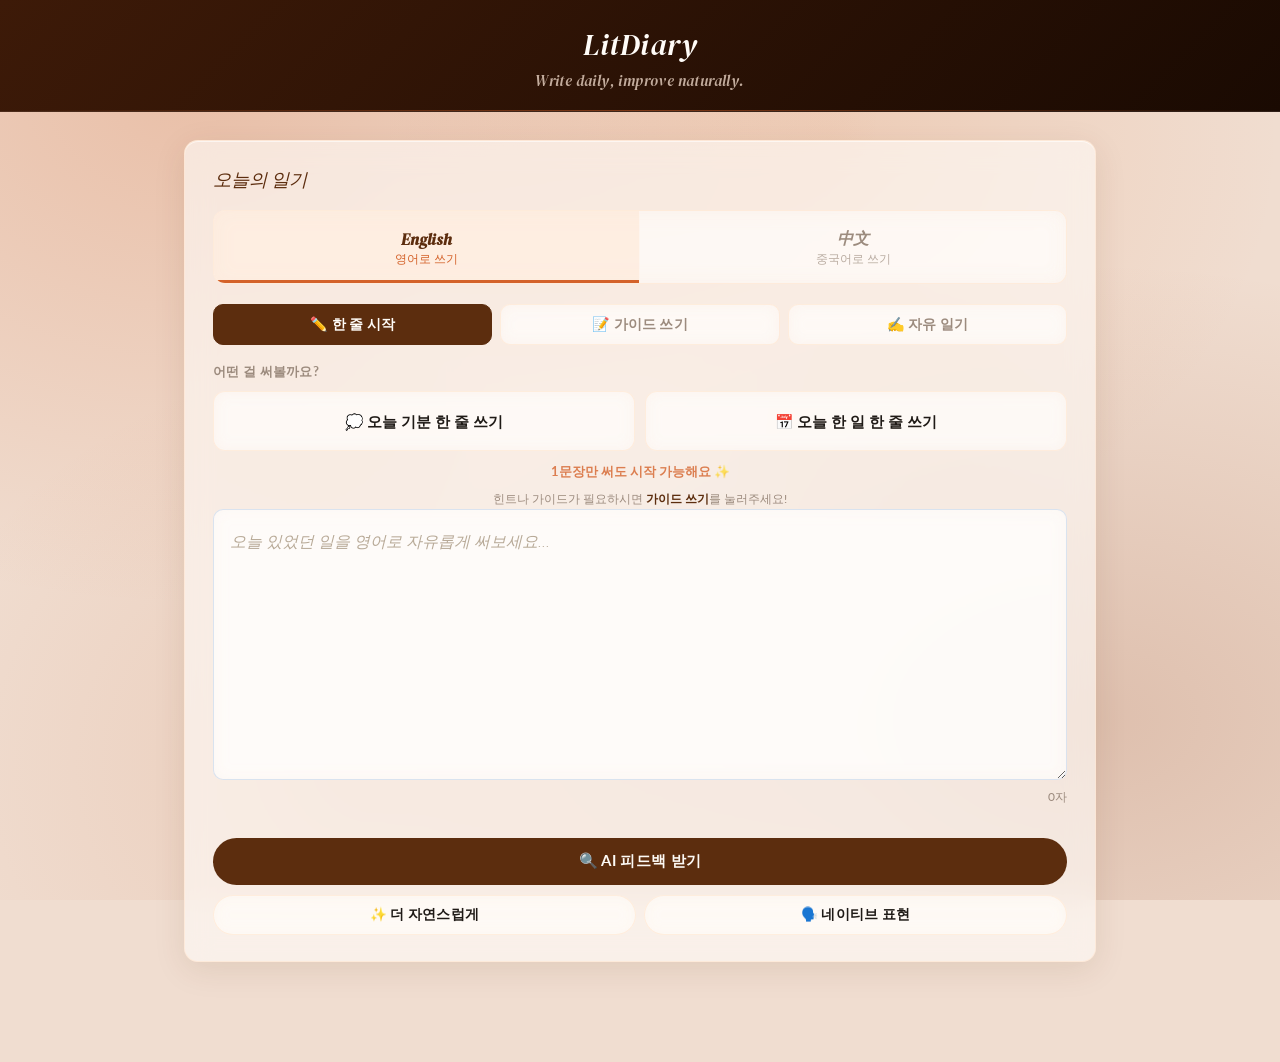
<file: templates/index.html>
<!DOCTYPE html>
<html lang="ko">
<head>
  <meta charset="UTF-8" />
  <meta name="viewport" content="width=device-width, initial-scale=1.0" />
  <title>LitDiary — AI 언어 학습 일기</title>
  <link rel="stylesheet" href="/static/style.css" />
</head>
<body>

  <!-- ── 헤더 ── -->
  <header class="header">
    <div class="header-inner">
      <div class="logo">
        <span class="logo-text">LitDiary</span>
      </div>
      <p class="logo-tagline">Write daily, improve naturally.</p>
    </div>
  </header>

  <main class="main">

    <section>

      <!-- 입력 카드 -->
      <div class="card write-card" id="write-card" data-state="idle">
        <div class="card-header">
          <h2>오늘의 일기</h2>
        </div>

        <!-- 첨삭 중 오버레이 -->
        <div class="analyzing-overlay" id="analyzing-overlay">
          <div class="analyzing-inner">
            <div class="analyzing-dots"><span></span><span></span><span></span></div>
            <p class="analyzing-text">AI가 첨삭 중이에요...</p>
          </div>
        </div>

        <div class="lang-switcher">
          <button class="lang-btn active" data-lang="english">
            <span class="lang-label">English</span>
            <span class="lang-sub">영어로 쓰기</span>
          </button>
          <button class="lang-btn" data-lang="chinese">
            <span class="lang-label">中文</span>
            <span class="lang-sub">중국어로 쓰기</span>
          </button>
        </div>

        <!-- 모드 선택 -->
        <div class="mode-switcher">
          <button class="mode-btn active" data-mode="oneline">✏️ 한 줄 시작</button>
          <button class="mode-btn" data-mode="guided">📝 가이드 쓰기</button>
          <button class="mode-btn" data-mode="free">✍️ 자유 일기</button>
        </div>

        <!-- 한 줄 시작 모드 -->
        <div id="oneline-section">
          <p class="topic-guide">어떤 걸 써볼까요?</p>
          <div class="oneline-prompts">
            <button class="oneline-prompt-btn" data-prompt="feeling">💭 오늘 기분 한 줄 쓰기</button>
            <button class="oneline-prompt-btn" data-prompt="event">📅 오늘 한 일 한 줄 쓰기</button>
          </div>

          <!-- 단어 배열 게임 -->
          <div id="word-arrange-section" class="hidden">
            <p class="arrange-label">단어 타일을 눌러 문장을 완성해보세요!</p>
            <div id="arrange-answer" class="arrange-answer">
              <span class="arrange-placeholder">여기에 단어를 놓아보세요</span>
            </div>
            <div id="arrange-bank" class="arrange-bank"></div>
            <div class="arrange-actions">
              <button id="arrange-reset-btn" class="arrange-ghost-btn">🔀 다시 섞기</button>
              <button id="arrange-other-btn" class="arrange-ghost-btn">🎲 다른 문장</button>
              <button id="arrange-use-btn" class="arrange-use-btn" disabled>일기에 추가하기 →</button>
            </div>
          </div>

          <p class="oneline-guide">1문장만 써도 시작 가능해요 ✨</p>
          <p class="oneline-tip">힌트나 가이드가 필요하시면 <strong>가이드 쓰기</strong>를 눌러주세요!</p>
        </div>

        <!-- 가이드 쓰기 모드 -->
        <div id="guided-section" class="hidden">
          <p class="topic-guide">난이도를 선택하세요</p>
          <div class="difficulty-cards">
            <button class="difficulty-card" data-level="easy">
              <span class="diff-icon">🟢</span>
              <span class="diff-label">쉬움</span>
              <span class="diff-sent">1~2문장</span>
            </button>
            <button class="difficulty-card" data-level="medium">
              <span class="diff-icon">🟡</span>
              <span class="diff-label">중간</span>
              <span class="diff-sent">2~3문장</span>
            </button>
            <button class="difficulty-card" data-level="hard">
              <span class="diff-icon">🔴</span>
              <span class="diff-label">어려움</span>
              <span class="diff-sent">3~5문장</span>
            </button>
          </div>
          <div id="guided-detail" class="hidden">
            <div id="guided-question-box" class="selected-question">
              <span class="sq-icon"></span>
              <p class="sq-text"></p>
            </div>
            <p class="topic-guide">주제를 골라보세요</p>
            <div id="guided-topic-grid" class="topic-grid"></div>
            <div id="guided-hint-section" class="hint-section hidden">
              <p class="hint-label">💡 단어를 클릭하면 입력창에 추가돼요</p>
              <div id="guided-hint-words" class="hint-words"></div>
            </div>
            <p id="guided-sentence-guide" class="sentence-guide"></p>
          </div>
        </div>

        <textarea
          id="diary-input"
          class="diary-textarea"
          placeholder="오늘 있었던 일을 영어로 자유롭게 써보세요..."
          rows="8"
        ></textarea>

        <div class="char-count"><span id="char-count">0</span>자</div>

        <div class="action-row">
          <button id="analyze-btn" class="btn btn-primary">
            <span class="btn-text">🔍 AI 피드백 받기</span>
            <span class="btn-loading hidden">분석 중...</span>
          </button>
          <div class="expr-btns">
            <button id="natural-btn" class="btn btn-expr">✨ 더 자연스럽게</button>
            <button id="native-btn" class="btn btn-expr">🗣️ 네이티브 표현</button>
          </div>
        </div>

        <!-- 표현 추천 결과 -->
        <div id="expr-result" class="expr-result hidden"></div>
      </div>

      <!-- 피드백 영역 (분석 후 표시) -->
      <div id="feedback-section" class="hidden">

        <!-- 점수 & 레벨 -->
        <div class="card score-card">
          <div class="score-wrap">
            <div class="score-circle">
              <span id="score-value">0</span>
              <small>/ 100</small>
            </div>
            <div class="score-info">
              <span id="level-badge" class="badge">--</span>
              <p id="overall-feedback" class="overall-feedback"></p>
            </div>
          </div>
        </div>

        <!-- 교정 텍스트 -->
        <div class="card">
          <h3 class="section-title">✅ 교정된 문장</h3>
          <div id="corrected-text" class="corrected-text"></div>
        </div>

        <!-- 오류 목록 -->
        <div id="errors-card" class="card hidden">
          <h3 class="section-title">🔴 발견된 오류</h3>
          <ul id="errors-list" class="errors-list"></ul>
        </div>

        <!-- 빈칸 채우기 퀴즈 -->
        <div id="quiz-card" class="card hidden">
          <h3 class="section-title">🧩 빈칸 채우기 퀴즈</h3>
          <p class="section-desc">틀린 부분을 기반으로 만든 연습 문제예요.</p>
          <div id="quiz-list" class="quiz-list"></div>
          <button id="check-quiz-btn" class="btn btn-secondary">정답 확인하기</button>
        </div>

        <!-- 관련 단어 -->
        <div id="vocab-card" class="card hidden">
          <h3 class="section-title">📝 관련 단어 학습</h3>
          <p class="section-desc">오늘 일기와 관련된 단어를 익혀보세요.</p>
          <div id="vocab-list" class="vocab-list"></div>
        </div>

        <!-- 저장 버튼 -->
        <div class="save-wrap">
          <button id="save-btn" class="btn btn-save">💾 일기 저장하기</button>
          <span id="save-msg" class="save-msg hidden">✅ 저장되었습니다!</span>
        </div>

      </div>
    </section>

  </main>

  <script src="/static/script.js"></script>
</body>
</html>
</file>
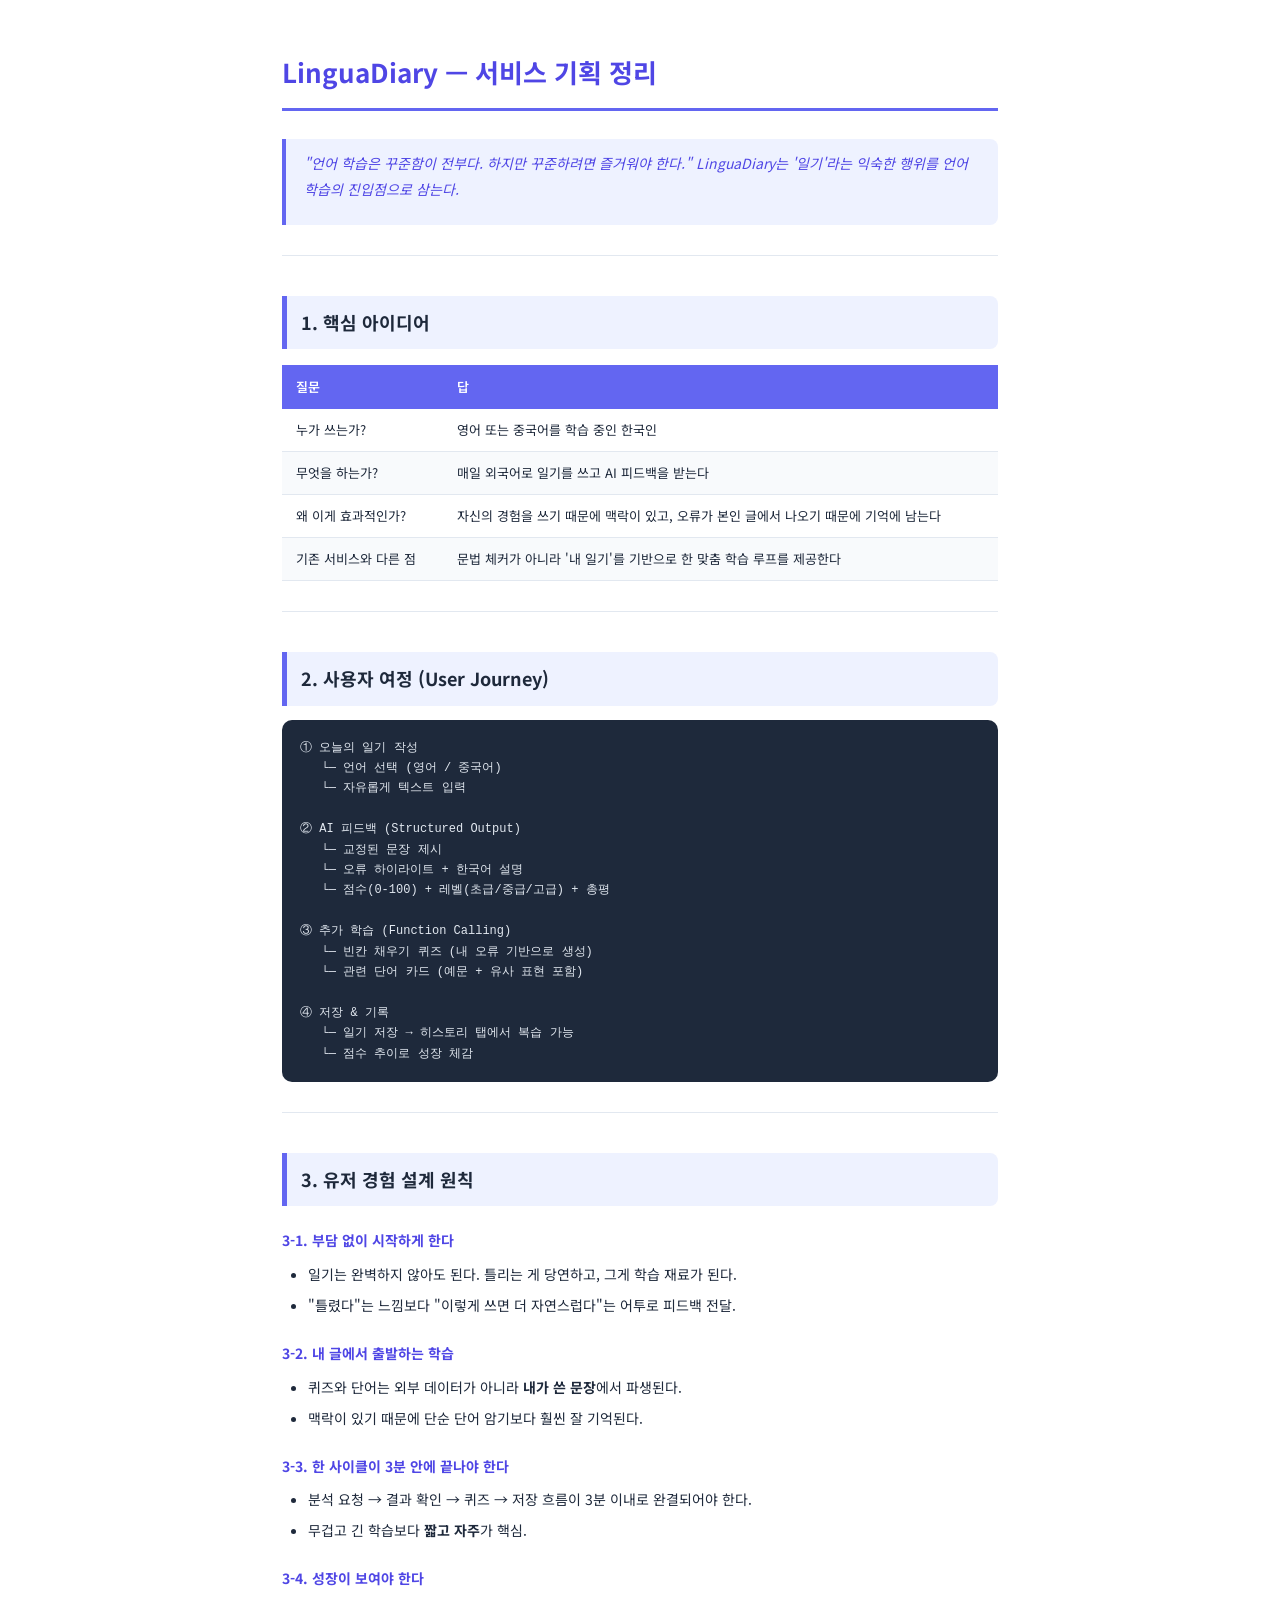
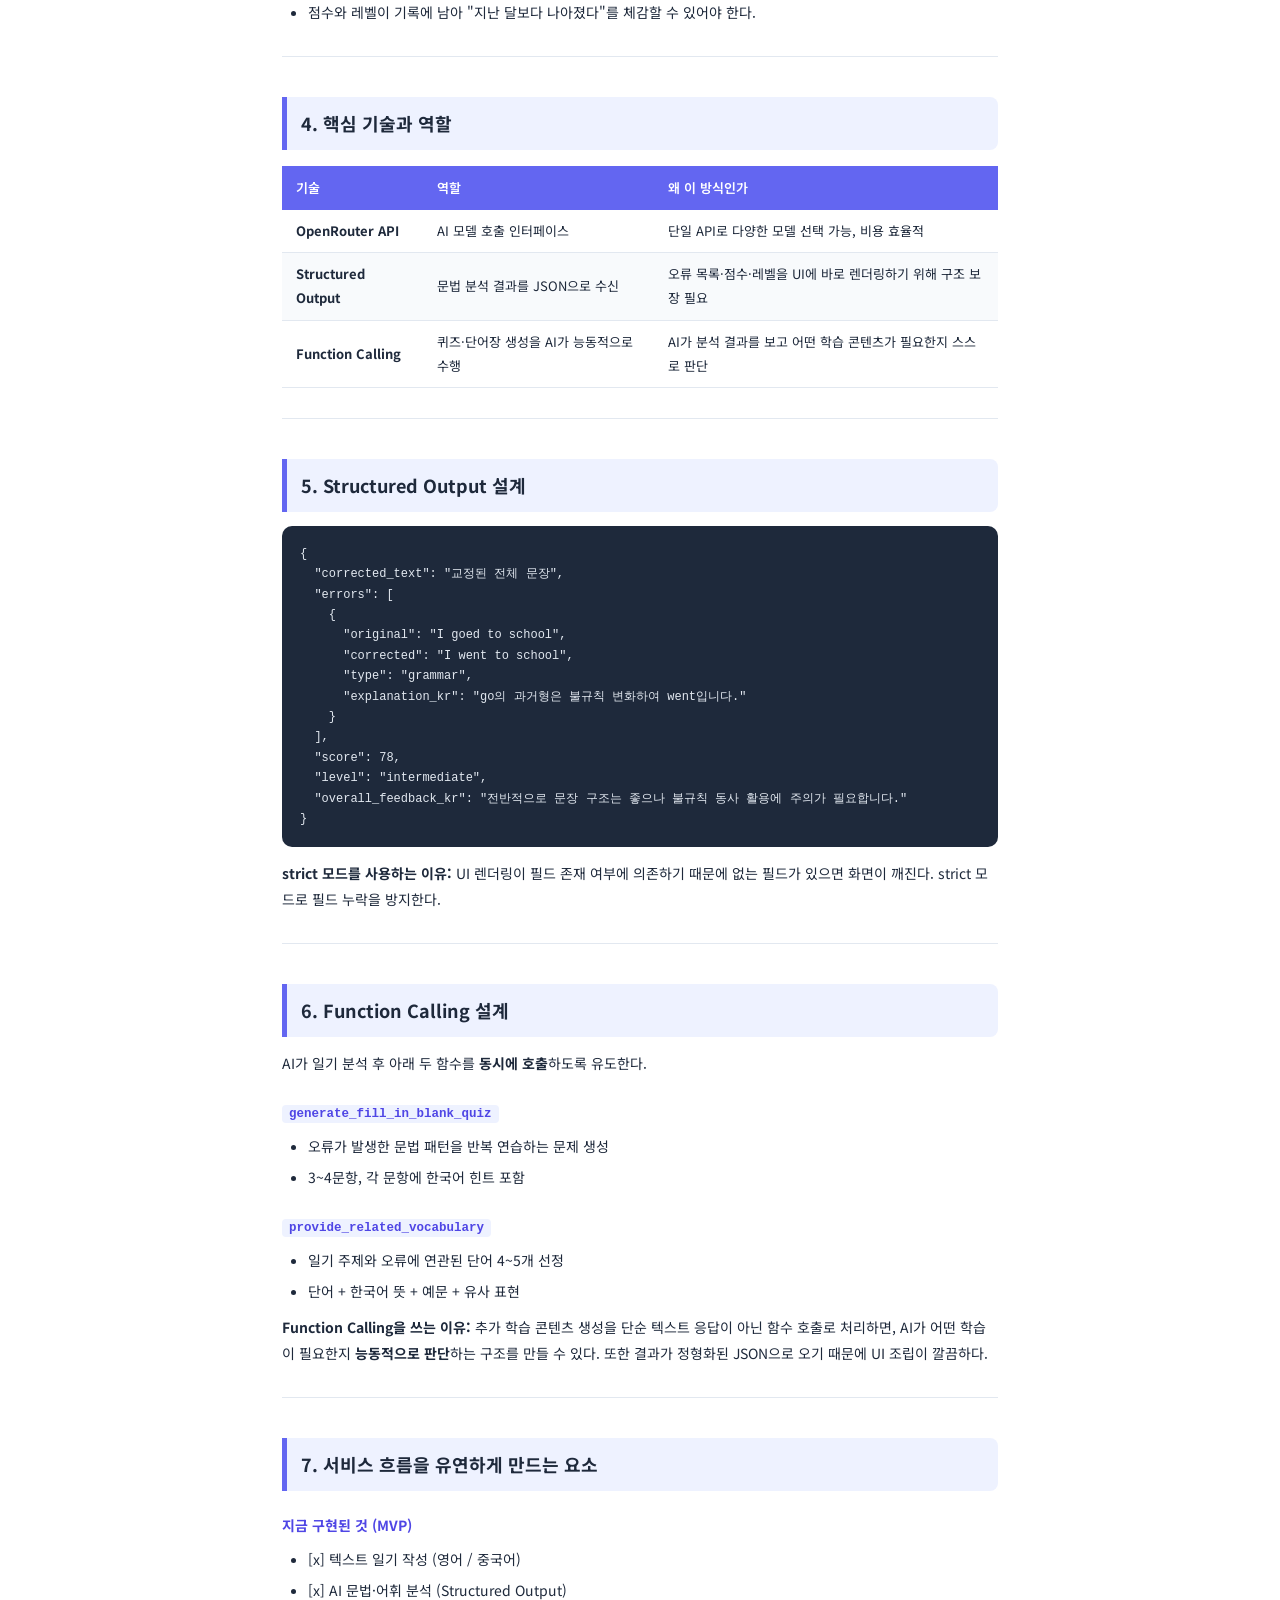
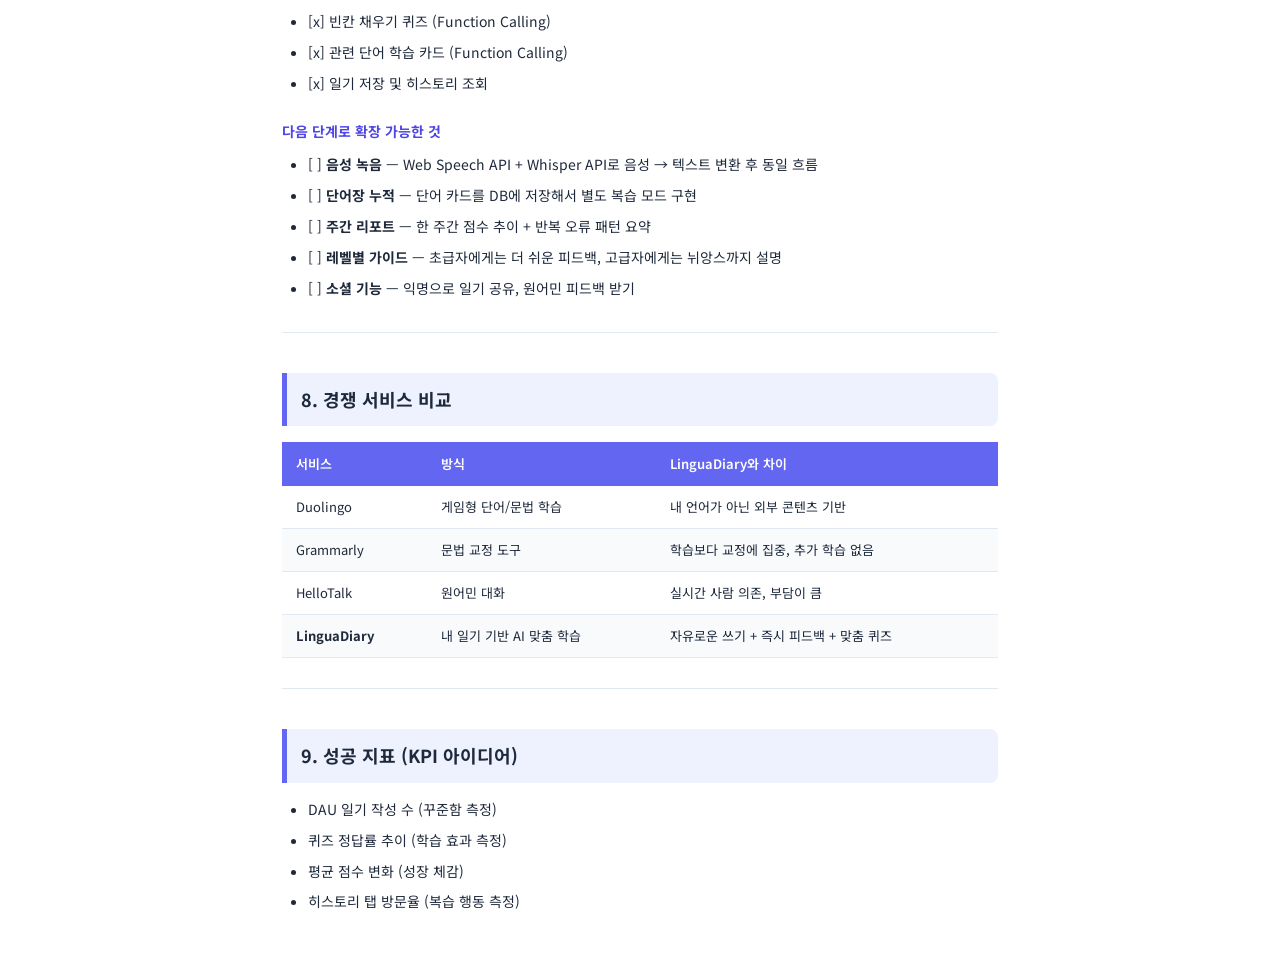
<file: PRODUCT.html>
<!DOCTYPE html>
<html lang="ko">
<head>
<meta charset="UTF-8">
<title>LinguaDiary — 서비스 기획 정리</title>
<style>
  @import url("https://fonts.googleapis.com/css2?family=Noto+Sans+KR:wght@400;500;600;700&display=swap");
  * { box-sizing: border-box; margin: 0; padding: 0; }
  body {
    font-family: "Noto Sans KR", -apple-system, sans-serif;
    max-width: 820px; margin: 0 auto; padding: 48px 52px;
    color: #1e293b; line-height: 1.85; font-size: 14px;
    background: #fff;
  }
  h1 {
    font-size: 26px; font-weight: 700; color: #4f46e5;
    border-bottom: 3px solid #6366f1; padding-bottom: 12px;
    margin-bottom: 28px; margin-top: 0;
  }
  h2 {
    font-size: 18px; font-weight: 700; color: #1e293b;
    border-left: 5px solid #6366f1; padding-left: 14px;
    margin-top: 40px; margin-bottom: 14px;
    background: #eef2ff; padding: 10px 14px; border-radius: 0 8px 8px 0;
  }
  h3 { font-size: 14px; font-weight: 700; color: #4f46e5; margin-top: 22px; margin-bottom: 8px; }
  h4 { font-size: 13px; font-weight: 600; margin-top: 16px; margin-bottom: 6px; }
  p { margin-bottom: 10px; }
  blockquote {
    border-left: 4px solid #6366f1; margin: 16px 0;
    padding: 12px 18px; background: #eef2ff; border-radius: 0 8px 8px 0;
    color: #4f46e5; font-style: italic;
  }
  table { border-collapse: collapse; width: 100%; margin: 16px 0; font-size: 13px; }
  th { background: #6366f1; color: #fff; padding: 10px 14px; text-align: left; font-weight: 600; }
  td { padding: 9px 14px; border-bottom: 1px solid #e2e8f0; }
  tr:nth-child(even) td { background: #f8fafc; }
  code {
    background: #eef2ff; color: #4f46e5;
    padding: 2px 7px; border-radius: 4px; font-size: 12.5px;
    font-family: "Consolas", monospace;
  }
  pre {
    background: #1e293b; color: #e2e8f0;
    padding: 18px; border-radius: 10px;
    font-size: 12px; line-height: 1.7;
    margin: 14px 0; overflow-x: auto;
  }
  pre code { background: none; color: inherit; padding: 0; font-size: 12px; }
  ul, ol { padding-left: 26px; margin-bottom: 10px; }
  li { margin-bottom: 5px; }
  hr { border: none; border-top: 1px solid #e2e8f0; margin: 30px 0; }
  strong { font-weight: 700; }
  @media print {
    body { padding: 28px 36px; font-size: 13px; }
    h2 { break-before: avoid; }
    pre, table, blockquote { break-inside: avoid; }
  }
</style>
</head>
<body><h1>LinguaDiary — 서비스 기획 정리</h1>
<blockquote>
<p>"언어 학습은 꾸준함이 전부다. 하지만 꾸준하려면 즐거워야 한다."
LinguaDiary는 '일기'라는 익숙한 행위를 언어 학습의 진입점으로 삼는다.</p>
</blockquote>
<hr />
<h2>1. 핵심 아이디어</h2>
<table>
<thead>
<tr>
<th>질문</th>
<th>답</th>
</tr>
</thead>
<tbody>
<tr>
<td>누가 쓰는가?</td>
<td>영어 또는 중국어를 학습 중인 한국인</td>
</tr>
<tr>
<td>무엇을 하는가?</td>
<td>매일 외국어로 일기를 쓰고 AI 피드백을 받는다</td>
</tr>
<tr>
<td>왜 이게 효과적인가?</td>
<td>자신의 경험을 쓰기 때문에 맥락이 있고, 오류가 본인 글에서 나오기 때문에 기억에 남는다</td>
</tr>
<tr>
<td>기존 서비스와 다른 점</td>
<td>문법 체커가 아니라 '내 일기'를 기반으로 한 맞춤 학습 루프를 제공한다</td>
</tr>
</tbody>
</table>
<hr />
<h2>2. 사용자 여정 (User Journey)</h2>
<pre><code>① 오늘의 일기 작성
   └─ 언어 선택 (영어 / 중국어)
   └─ 자유롭게 텍스트 입력

② AI 피드백 (Structured Output)
   └─ 교정된 문장 제시
   └─ 오류 하이라이트 + 한국어 설명
   └─ 점수(0-100) + 레벨(초급/중급/고급) + 총평

③ 추가 학습 (Function Calling)
   └─ 빈칸 채우기 퀴즈 (내 오류 기반으로 생성)
   └─ 관련 단어 카드 (예문 + 유사 표현 포함)

④ 저장 &amp; 기록
   └─ 일기 저장 → 히스토리 탭에서 복습 가능
   └─ 점수 추이로 성장 체감
</code></pre>
<hr />
<h2>3. 유저 경험 설계 원칙</h2>
<h3>3-1. 부담 없이 시작하게 한다</h3>
<ul>
<li>일기는 완벽하지 않아도 된다. 틀리는 게 당연하고, 그게 학습 재료가 된다.</li>
<li>"틀렸다"는 느낌보다 "이렇게 쓰면 더 자연스럽다"는 어투로 피드백 전달.</li>
</ul>
<h3>3-2. 내 글에서 출발하는 학습</h3>
<ul>
<li>퀴즈와 단어는 외부 데이터가 아니라 <strong>내가 쓴 문장</strong>에서 파생된다.</li>
<li>맥락이 있기 때문에 단순 단어 암기보다 훨씬 잘 기억된다.</li>
</ul>
<h3>3-3. 한 사이클이 3분 안에 끝나야 한다</h3>
<ul>
<li>분석 요청 → 결과 확인 → 퀴즈 → 저장 흐름이 3분 이내로 완결되어야 한다.</li>
<li>무겁고 긴 학습보다 <strong>짧고 자주</strong>가 핵심.</li>
</ul>
<h3>3-4. 성장이 보여야 한다</h3>
<ul>
<li>점수와 레벨이 기록에 남아 "지난 달보다 나아졌다"를 체감할 수 있어야 한다.</li>
</ul>
<hr />
<h2>4. 핵심 기술과 역할</h2>
<table>
<thead>
<tr>
<th>기술</th>
<th>역할</th>
<th>왜 이 방식인가</th>
</tr>
</thead>
<tbody>
<tr>
<td><strong>OpenRouter API</strong></td>
<td>AI 모델 호출 인터페이스</td>
<td>단일 API로 다양한 모델 선택 가능, 비용 효율적</td>
</tr>
<tr>
<td><strong>Structured Output</strong></td>
<td>문법 분석 결과를 JSON으로 수신</td>
<td>오류 목록·점수·레벨을 UI에 바로 렌더링하기 위해 구조 보장 필요</td>
</tr>
<tr>
<td><strong>Function Calling</strong></td>
<td>퀴즈·단어장 생성을 AI가 능동적으로 수행</td>
<td>AI가 분석 결과를 보고 어떤 학습 콘텐츠가 필요한지 스스로 판단</td>
</tr>
</tbody>
</table>
<hr />
<h2>5. Structured Output 설계</h2>
<pre><code class="language-json">{
  &quot;corrected_text&quot;: &quot;교정된 전체 문장&quot;,
  &quot;errors&quot;: [
    {
      &quot;original&quot;: &quot;I goed to school&quot;,
      &quot;corrected&quot;: &quot;I went to school&quot;,
      &quot;type&quot;: &quot;grammar&quot;,
      &quot;explanation_kr&quot;: &quot;go의 과거형은 불규칙 변화하여 went입니다.&quot;
    }
  ],
  &quot;score&quot;: 78,
  &quot;level&quot;: &quot;intermediate&quot;,
  &quot;overall_feedback_kr&quot;: &quot;전반적으로 문장 구조는 좋으나 불규칙 동사 활용에 주의가 필요합니다.&quot;
}
</code></pre>
<p><strong>strict 모드를 사용하는 이유:</strong> UI 렌더링이 필드 존재 여부에 의존하기 때문에 없는 필드가 있으면 화면이 깨진다. strict 모드로 필드 누락을 방지한다.</p>
<hr />
<h2>6. Function Calling 설계</h2>
<p>AI가 일기 분석 후 아래 두 함수를 <strong>동시에 호출</strong>하도록 유도한다.</p>
<h3><code>generate_fill_in_blank_quiz</code></h3>
<ul>
<li>오류가 발생한 문법 패턴을 반복 연습하는 문제 생성</li>
<li>3~4문항, 각 문항에 한국어 힌트 포함</li>
</ul>
<h3><code>provide_related_vocabulary</code></h3>
<ul>
<li>일기 주제와 오류에 연관된 단어 4~5개 선정</li>
<li>단어 + 한국어 뜻 + 예문 + 유사 표현</li>
</ul>
<p><strong>Function Calling을 쓰는 이유:</strong> 추가 학습 콘텐츠 생성을 단순 텍스트 응답이 아닌 함수 호출로 처리하면, AI가 어떤 학습이 필요한지 <strong>능동적으로 판단</strong>하는 구조를 만들 수 있다. 또한 결과가 정형화된 JSON으로 오기 때문에 UI 조립이 깔끔하다.</p>
<hr />
<h2>7. 서비스 흐름을 유연하게 만드는 요소</h2>
<h3>지금 구현된 것 (MVP)</h3>
<ul>
<li>[x] 텍스트 일기 작성 (영어 / 중국어)</li>
<li>[x] AI 문법·어휘 분석 (Structured Output)</li>
<li>[x] 빈칸 채우기 퀴즈 (Function Calling)</li>
<li>[x] 관련 단어 학습 카드 (Function Calling)</li>
<li>[x] 일기 저장 및 히스토리 조회</li>
</ul>
<h3>다음 단계로 확장 가능한 것</h3>
<ul>
<li>[ ] <strong>음성 녹음</strong> — Web Speech API + Whisper API로 음성 → 텍스트 변환 후 동일 흐름</li>
<li>[ ] <strong>단어장 누적</strong> — 단어 카드를 DB에 저장해서 별도 복습 모드 구현</li>
<li>[ ] <strong>주간 리포트</strong> — 한 주간 점수 추이 + 반복 오류 패턴 요약</li>
<li>[ ] <strong>레벨별 가이드</strong> — 초급자에게는 더 쉬운 피드백, 고급자에게는 뉘앙스까지 설명</li>
<li>[ ] <strong>소셜 기능</strong> — 익명으로 일기 공유, 원어민 피드백 받기</li>
</ul>
<hr />
<h2>8. 경쟁 서비스 비교</h2>
<table>
<thead>
<tr>
<th>서비스</th>
<th>방식</th>
<th>LinguaDiary와 차이</th>
</tr>
</thead>
<tbody>
<tr>
<td>Duolingo</td>
<td>게임형 단어/문법 학습</td>
<td>내 언어가 아닌 외부 콘텐츠 기반</td>
</tr>
<tr>
<td>Grammarly</td>
<td>문법 교정 도구</td>
<td>학습보다 교정에 집중, 추가 학습 없음</td>
</tr>
<tr>
<td>HelloTalk</td>
<td>원어민 대화</td>
<td>실시간 사람 의존, 부담이 큼</td>
</tr>
<tr>
<td><strong>LinguaDiary</strong></td>
<td>내 일기 기반 AI 맞춤 학습</td>
<td>자유로운 쓰기 + 즉시 피드백 + 맞춤 퀴즈</td>
</tr>
</tbody>
</table>
<hr />
<h2>9. 성공 지표 (KPI 아이디어)</h2>
<ul>
<li>DAU 일기 작성 수 (꾸준함 측정)</li>
<li>퀴즈 정답률 추이 (학습 효과 측정)</li>
<li>평균 점수 변화 (성장 체감)</li>
<li>히스토리 탭 방문율 (복습 행동 측정)</li>
</ul>
</body></html>
</file>
<file: static/style.css>
@import url('https://fonts.googleapis.com/css2?family=DM+Serif+Display:ital@0;1&family=Lato:ital,wght@0,300;0,400;0,700;1,300;1,400&display=swap');

/* ── 리셋 ────────────────────────────────────── */
*, *::before, *::after { box-sizing: border-box; margin: 0; padding: 0; }

:root {
  --green-dk:   #5C2D0E;
  --green-md:   #D4622A;
  --green-lt:   #E8915A;
  --green-pale: #FDE8D8;
  --cream:      #FAF4EE;
  --warm-white: #FFFCF8;
  --sand:       #F2E8DE;
  --brown:      #8C7B6E;
  --brown-lt:   #C4A898;
  --text:       #1F1A16;
  --muted:      #9C8B7E;
  --border:     rgba(200,175,155,.65);
  --terracotta: #D4622A;
  --radius:     14px;
  --shadow:     0 8px 32px rgba(92,45,14,.10), inset 0 1px 0 rgba(255,255,255,.60);
  --glass-bg:   rgba(255,252,248,.62);
  --glass-blur: blur(14px);
  --glass-border: 1px solid rgba(255,230,210,.65);
}

body {
  font-family: 'Lato', 'Helvetica Neue', sans-serif;
  background: #F0DDD0;
  background-image:
    radial-gradient(ellipse at 15% 10%, rgba(212,98,42,.24) 0%, transparent 45%),
    radial-gradient(ellipse at 85% 80%, rgba(140,55,15,.18) 0%, transparent 45%),
    radial-gradient(ellipse at 65% 15%, rgba(232,145,90,.20) 0%, transparent 38%),
    radial-gradient(ellipse at 30% 85%, rgba(200,100,50,.14) 0%, transparent 38%);
  background-attachment: fixed;
  color: var(--text);
  min-height: 100vh;
  font-size: 16px;
  font-weight: 400;
}

/* ── 헤더 ─────────────────────────────────────── */
.header {
  background: linear-gradient(135deg, #3D1A08 0%, #1A0A02 100%);
  color: var(--warm-white);
  padding: 24px 0 20px;
  text-align: center;
  position: relative;
  overflow: hidden;
  border-bottom: 1px solid rgba(255,255,255,.08);
}
.header::after {
  content: '';
  position: absolute;
  bottom: 0; left: 0; right: 0;
  height: 1px;
  background: linear-gradient(90deg, transparent, rgba(212,98,42,.50), transparent);
}

.logo { display: flex; align-items: center; justify-content: center; gap: 10px; }
.logo-text {
  font-family: 'DM Serif Display', Georgia, serif;
  font-size: 1.9rem;
  font-style: italic;
  letter-spacing: 0.5px;
  color: var(--warm-white);
}
.header-inner { position: relative; z-index: 1; }
.logo-tagline {
  font-family: 'DM Serif Display', Georgia, serif;
  font-size: 0.93rem;
  font-style: italic;
  opacity: .72;
  margin-top: 6px;
  letter-spacing: 0.4px;
  color: var(--green-pale);
}

/* ── 메인 레이아웃 ────────────────────────────── */
.main {
  max-width: 960px;
  margin: 0 auto;
  padding: 28px 24px 80px;
}

/* ── 카드 ─────────────────────────────────────── */
.card {
  background: var(--glass-bg);
  backdrop-filter: var(--glass-blur);
  -webkit-backdrop-filter: var(--glass-blur);
  border-radius: var(--radius);
  box-shadow: var(--shadow);
  padding: 26px 28px;
  margin-bottom: 20px;
  border: var(--glass-border);
}
.card-header {
  display: flex;
  align-items: center;
  justify-content: space-between;
  margin-bottom: 18px;
}
.card-header h2 {
  font-family: 'DM Serif Display', Georgia, serif;
  font-size: 1.15rem;
  font-style: italic;
  color: var(--green-dk);
  font-weight: 400;
}

/* ── 언어 선택 ────────────────────────────────── */
.lang-switcher {
  display: grid;
  grid-template-columns: 1fr 1fr;
  gap: 0;
  border: var(--glass-border);
  border-radius: 12px;
  overflow: hidden;
  margin-bottom: 20px;
  background: rgba(255,255,255,.25);
  backdrop-filter: blur(10px);
  -webkit-backdrop-filter: blur(10px);
}
.lang-btn {
  display: flex;
  flex-direction: column;
  align-items: center;
  justify-content: center;
  gap: 2px;
  padding: 16px 12px;
  border: none;
  background: transparent;
  font-family: 'Lato', sans-serif;
  cursor: pointer;
  color: var(--muted);
  transition: all .2s;
  border-right: 1px solid rgba(255,255,255,.45);
  position: relative;
}
.lang-btn:last-child { border-right: none; }
.lang-label {
  font-size: 1rem;
  font-weight: 700;
  font-family: 'DM Serif Display', Georgia, serif;
  font-style: italic;
  color: var(--muted);
  transition: color .2s;
}
.lang-sub {
  font-size: 0.72rem;
  color: var(--muted);
  opacity: .7;
  transition: color .2s;
}
.lang-btn.active {
  background: rgba(253,232,216,.65);
  color: var(--green-dk);
}
.lang-btn.active .lang-label { color: var(--green-dk); }
.lang-btn.active .lang-sub { color: var(--green-md); opacity: 1; }
.lang-btn.active::after {
  content: '';
  position: absolute;
  bottom: 0; left: 0; right: 0;
  height: 3px;
  background: var(--green-md);
  border-radius: 0;
}
.lang-btn:hover:not(.active) { background: var(--sand); }

/* ── 모드 선택 ────────────────────────────────── */
.mode-switcher {
  display: flex;
  gap: 8px;
  margin-bottom: 18px;
}
.mode-btn {
  flex: 1;
  padding: 10px 16px;
  border: var(--glass-border);
  border-radius: 10px;
  background: rgba(255,255,255,.35);
  backdrop-filter: blur(8px);
  -webkit-backdrop-filter: blur(8px);
  font-family: 'Lato', sans-serif;
  font-size: 0.88rem;
  font-weight: 700;
  cursor: pointer;
  color: var(--muted);
  transition: all .2s;
  letter-spacing: 0.2px;
}
.mode-btn:hover:not(.active) { background: rgba(255,255,255,.55); }
.mode-btn.active {
  background: var(--green-dk);
  color: var(--warm-white);
  border-color: var(--green-dk);
}

/* ── 질문 선택 모드 ───────────────────────────── */
.difficulty-cards {
  display: grid;
  grid-template-columns: repeat(3, 1fr);
  gap: 8px;
  margin-bottom: 14px;
}
@media (max-width: 480px) { .difficulty-cards { grid-template-columns: 1fr; } }
.difficulty-card {
  display: flex;
  flex-direction: column;
  align-items: center;
  gap: 6px;
  padding: 16px 12px;
  border: var(--glass-border);
  border-radius: 12px;
  background: rgba(255,252,248,.35);
  backdrop-filter: blur(8px);
  -webkit-backdrop-filter: blur(8px);
  cursor: pointer;
  transition: all .2s;
  text-align: center;
  font-family: 'Lato', sans-serif;
}
.difficulty-card:hover { background: rgba(255,252,248,.55); }
.difficulty-card.active {
  background: rgba(253,232,216,.65);
  border-color: rgba(212,98,42,.45);
}
.diff-icon { font-size: 1.5rem; line-height: 1; }
.diff-label {
  font-size: 0.78rem;
  font-weight: 700;
  color: var(--text);
  letter-spacing: 0.3px;
}
.diff-sent {
  font-size: 0.75rem;
  color: var(--muted);
  line-height: 1.45;
  font-weight: 400;
}
.difficulty-card.active .diff-label { color: var(--green-dk); }
.difficulty-card.active .diff-sent { color: var(--brown); }

.selected-question {
  display: flex;
  align-items: flex-start;
  gap: 12px;
  padding: 16px 18px;
  background: rgba(253,232,216,.50);
  backdrop-filter: blur(8px);
  -webkit-backdrop-filter: blur(8px);
  border: 1px solid rgba(212,98,42,.30);
  border-radius: 12px;
  margin-bottom: 14px;
}
.sq-icon { font-size: 1.2rem; flex-shrink: 0; margin-top: 2px; }
.sq-text {
  font-family: 'DM Serif Display', Georgia, serif;
  font-size: 1rem;
  font-style: italic;
  color: var(--text);
  line-height: 1.6;
}

/* ── 한 줄 시작 모드 ─────────────────────────── */
.oneline-prompts {
  display: grid;
  grid-template-columns: 1fr 1fr;
  gap: 10px;
  margin-bottom: 12px;
}
@media (max-width: 480px) { .oneline-prompts { grid-template-columns: 1fr; } }

.oneline-prompt-btn {
  padding: 18px 16px;
  border: var(--glass-border);
  border-radius: 12px;
  background: rgba(255,255,255,.35);
  backdrop-filter: blur(8px);
  -webkit-backdrop-filter: blur(8px);
  font-family: 'Lato', sans-serif;
  font-size: 0.92rem;
  font-weight: 700;
  color: var(--text);
  cursor: pointer;
  transition: all .2s;
  text-align: center;
  line-height: 1.5;
}
.oneline-prompt-btn:hover {
  background: rgba(253,232,216,.55);
  border-color: rgba(212,98,42,.40);
  transform: translateY(-1px);
}
.oneline-prompt-btn.active {
  background: rgba(253,232,216,.70);
  border-color: rgba(212,98,42,.55);
  color: var(--green-dk);
  box-shadow: 0 4px 12px rgba(212,98,42,.15);
}

.oneline-guide {
  font-size: 0.8rem;
  color: var(--green-md);
  font-weight: 700;
  margin-bottom: 8px;
  text-align: center;
  opacity: .8;
}
.oneline-tip {
  font-size: 0.78rem;
  color: var(--muted);
  text-align: center;
  line-height: 1.6;
}
.oneline-tip strong {
  color: var(--green-dk);
  font-weight: 700;
}

/* ── 단어 배열 게임 ──────────────────────────────── */
.arrange-label {
  font-size: 0.8rem;
  color: var(--green-md);
  font-weight: 700;
  text-align: center;
  margin-bottom: 10px;
  letter-spacing: 0.2px;
}

.arrange-answer {
  min-height: 56px;
  background: rgba(255,255,255,.45);
  border: 2px dashed rgba(212,98,42,.35);
  border-radius: 12px;
  padding: 10px 12px;
  display: flex;
  flex-wrap: wrap;
  gap: 6px;
  align-items: center;
  margin-bottom: 10px;
  transition: border-color .2s;
}
.arrange-answer:has(.arrange-tile-placed) {
  border-color: rgba(212,98,42,.55);
}

.arrange-placeholder {
  font-size: 0.82rem;
  color: var(--muted);
  font-style: italic;
}

.arrange-bank {
  display: flex;
  flex-wrap: wrap;
  gap: 7px;
  margin-bottom: 12px;
  min-height: 38px;
}

.arrange-tile {
  padding: 7px 14px;
  border-radius: 20px;
  border: 1.5px solid rgba(212,98,42,.35);
  background: rgba(253,232,216,.50);
  backdrop-filter: blur(6px);
  font-family: 'Lato', sans-serif;
  font-size: 0.88rem;
  font-weight: 700;
  color: var(--green-dk);
  cursor: pointer;
  transition: all .15s;
  user-select: none;
}
.arrange-tile:hover {
  background: rgba(212,98,42,.18);
  border-color: rgba(212,98,42,.60);
  transform: translateY(-2px);
  box-shadow: 0 3px 8px rgba(212,98,42,.15);
}
.arrange-tile-placed {
  background: rgba(212,98,42,.18);
  border-color: rgba(212,98,42,.55);
}
.arrange-tile-placed:hover {
  background: rgba(212,98,42,.08);
  border-color: rgba(212,98,42,.25);
  transform: translateY(0);
}

.arrange-actions {
  display: flex;
  gap: 7px;
  align-items: center;
  flex-wrap: wrap;
  margin-bottom: 4px;
}

.arrange-ghost-btn {
  padding: 6px 12px;
  border-radius: 8px;
  border: 1px solid rgba(200,175,155,.50);
  background: transparent;
  font-family: 'Lato', sans-serif;
  font-size: 0.78rem;
  color: var(--muted);
  cursor: pointer;
  transition: all .15s;
}
.arrange-ghost-btn:hover {
  background: rgba(255,255,255,.40);
  color: var(--text);
  border-color: rgba(200,175,155,.80);
}

.arrange-use-btn {
  margin-left: auto;
  padding: 7px 16px;
  border-radius: 8px;
  border: none;
  background: var(--green-md);
  font-family: 'Lato', sans-serif;
  font-size: 0.82rem;
  font-weight: 700;
  color: white;
  cursor: pointer;
  transition: all .15s;
}
.arrange-use-btn:disabled {
  opacity: .40;
  cursor: not-allowed;
}
.arrange-use-btn:not(:disabled):hover {
  background: var(--green-dk);
  transform: translateY(-1px);
  box-shadow: 0 3px 10px rgba(92,45,14,.20);
}

/* ── 주제 선택 (가이드 모드) ───────────────────── */
.topic-guide {
  font-size: 0.82rem;
  color: var(--muted);
  margin-bottom: 10px;
  font-weight: 700;
  letter-spacing: 0.3px;
}
.topic-grid {
  display: grid;
  grid-template-columns: repeat(3, 1fr);
  gap: 8px;
  margin-bottom: 14px;
}
@media (max-width: 480px) { .topic-grid { grid-template-columns: repeat(2, 1fr); } }
.topic-card {
  display: flex;
  flex-direction: column;
  align-items: center;
  gap: 4px;
  padding: 12px 8px;
  border: var(--glass-border);
  border-radius: 10px;
  background: rgba(255,255,255,.35);
  backdrop-filter: blur(8px);
  -webkit-backdrop-filter: blur(8px);
  cursor: pointer;
  transition: all .2s;
  text-align: center;
}
.topic-card:hover { background: rgba(255,255,255,.55); border-color: rgba(255,255,255,.70); }
.topic-card.active {
  background: rgba(253,232,216,.65);
  border-color: rgba(212,98,42,.45);
}
.topic-emoji { font-size: 1.4rem; line-height: 1; }
.topic-name {
  font-size: 0.78rem;
  font-weight: 700;
  color: var(--text);
}
.topic-card.active .topic-name { color: var(--green-dk); }

/* ── 힌트 단어 ────────────────────────────────── */
.hint-section {
  background: rgba(255,255,255,.40);
  backdrop-filter: blur(8px);
  -webkit-backdrop-filter: blur(8px);
  border: var(--glass-border);
  border-radius: 10px;
  padding: 12px 14px;
  margin-bottom: 14px;
}
.hint-label {
  font-size: 0.75rem;
  color: var(--muted);
  margin-bottom: 10px;
  font-weight: 700;
}
.hint-words { display: flex; flex-wrap: wrap; gap: 7px; }
.hint-chip {
  padding: 5px 13px;
  background: rgba(255,255,255,.55);
  border: 1px solid rgba(212,98,42,.40);
  border-radius: 20px;
  font-size: 0.85rem;
  font-weight: 700;
  color: var(--green-dk);
  cursor: pointer;
  transition: all .18s;
  font-family: 'Lato', sans-serif;
}
.hint-chip:hover {
  background: var(--green-pale);
  border-color: var(--green-md);
  transform: translateY(-1px);
}
.hint-chip.used {
  opacity: .4;
  text-decoration: line-through;
  cursor: default;
  transform: none;
}
.sentence-guide {
  font-size: 0.8rem;
  color: var(--green-md);
  font-weight: 700;
  margin-bottom: 10px;
  text-align: right;
}

/* ── guided-detail 등장 ──────────────────────── */
#guided-detail:not(.hidden) {
  animation: card-in .3s ease-out both;
}

/* ── write-card 상태 디자인 ──────────────────── */
.write-card {
  position: relative;
  transition: border-color .35s, box-shadow .35s;
}

/* ② 작성 중 */
.write-card[data-state="writing"] {
  border-color: rgba(212,98,42,.42);
  box-shadow: 0 0 0 4px rgba(212,98,42,.07), var(--shadow);
}
.write-card[data-state="writing"] .char-count {
  color: var(--green-md);
  font-weight: 700;
}

/* ③ 첨삭 중 */
.write-card[data-state="analyzing"] {
  border-color: rgba(212,98,42,.60);
  animation: pulse-card 1.8s ease-in-out infinite;
}
@keyframes pulse-card {
  0%,100% { box-shadow: 0 0 0 4px rgba(212,98,42,.07), var(--shadow); }
  50%     { box-shadow: 0 0 0 8px rgba(212,98,42,.16), var(--shadow); }
}

/* ④ 결과 완료 */
.write-card[data-state="done"] {
  border-color: rgba(80,160,80,.45);
  box-shadow: 0 0 0 4px rgba(80,160,80,.08), var(--shadow);
}

/* ── 첨삭 오버레이 ───────────────────────────── */
.analyzing-overlay {
  position: absolute;
  inset: 0;
  border-radius: var(--radius);
  background: rgba(255,252,248,.85);
  backdrop-filter: blur(8px);
  -webkit-backdrop-filter: blur(8px);
  display: flex;
  align-items: center;
  justify-content: center;
  z-index: 10;
  opacity: 0;
  pointer-events: none;
  transition: opacity .3s;
}
.analyzing-overlay.visible {
  opacity: 1;
  pointer-events: auto;
}
.analyzing-inner {
  display: flex;
  flex-direction: column;
  align-items: center;
  gap: 18px;
}
.analyzing-text {
  font-family: 'DM Serif Display', Georgia, serif;
  font-size: 1.15rem;
  font-style: italic;
  color: var(--green-dk);
  letter-spacing: 0.3px;
}
.analyzing-dots { display: flex; gap: 9px; }
.analyzing-dots span {
  width: 11px; height: 11px;
  border-radius: 50%;
  background: var(--green-md);
  animation: bounce-dot 1.2s ease-in-out infinite;
}
.analyzing-dots span:nth-child(2) { animation-delay: .22s; }
.analyzing-dots span:nth-child(3) { animation-delay: .44s; }
@keyframes bounce-dot {
  0%,100% { transform: translateY(0); opacity: .45; }
  50%     { transform: translateY(-9px); opacity: 1; }
}

/* ── 피드백 섹션 등장 애니메이션 ─────────────── */
#feedback-section:not(.hidden) > .card {
  animation: card-in .4s ease-out both;
}
#feedback-section:not(.hidden) > .card:nth-child(1) { animation-delay: .05s; }
#feedback-section:not(.hidden) > .card:nth-child(2) { animation-delay: .12s; }
#feedback-section:not(.hidden) > .card:nth-child(3) { animation-delay: .19s; }
#feedback-section:not(.hidden) > .card:nth-child(4) { animation-delay: .26s; }
#feedback-section:not(.hidden) > .card:nth-child(5) { animation-delay: .33s; }
@keyframes card-in {
  from { opacity: 0; transform: translateY(18px); }
  to   { opacity: 1; transform: translateY(0); }
}

/* ── 텍스트에리어 ─────────────────────────────── */
.diary-textarea {
  width: 100%;
  border: 1px solid rgba(194,212,236,.60);
  border-radius: 10px;
  padding: 16px;
  font-family: 'Lato', sans-serif;
  font-size: 1rem;
  line-height: 1.85;
  resize: vertical;
  color: var(--text);
  background: rgba(255,255,255,.55);
  backdrop-filter: blur(8px);
  -webkit-backdrop-filter: blur(8px);
  transition: border-color .2s, box-shadow .2s;
  min-height: 200px;
}
.diary-textarea::placeholder { color: #B8AA98; font-style: italic; font-weight: 300; }
.diary-textarea:focus {
  outline: none;
  border-color: var(--green-md);
  box-shadow: 0 0 0 3px rgba(212,98,42,.12);
}
.char-count { text-align: right; font-size: 0.78rem; color: var(--muted); margin-top: 6px; }

/* ── 버튼 ─────────────────────────────────────── */
.btn {
  display: inline-flex;
  align-items: center;
  justify-content: center;
  gap: 8px;
  padding: 13px 28px;
  border-radius: 30px;
  font-family: 'Lato', sans-serif;
  font-size: 0.95rem;
  font-weight: 700;
  border: none;
  cursor: pointer;
  transition: all .22s;
  width: 100%;
  margin-top: 16px;
  letter-spacing: 0.3px;
}
.btn-primary {
  background: var(--green-dk);
  color: #FDFAF5;
}
.btn-primary:hover {
  background: var(--green-md);
  transform: translateY(-1px);
  box-shadow: 0 6px 16px rgba(92,45,14,.25);
}
.btn-primary:disabled { opacity: .55; cursor: not-allowed; transform: none; }

.btn-secondary {
  background: var(--sand);
  color: var(--text);
  width: auto;
  margin-top: 16px;
  border-radius: 20px;
}
.btn-secondary:hover { background: #DDD0BC; }

.btn-save {
  background: var(--terracotta);
  color: #FDFAF5;
}
.btn-save:hover { background: #A86848; transform: translateY(-1px); }

/* ── 표현 추천 버튼 ───────────────────────────── */
.action-row { display: flex; flex-direction: column; gap: 10px; margin-top: 16px; }
.expr-btns { display: grid; grid-template-columns: 1fr 1fr; gap: 8px; }
.btn-expr {
  width: auto; margin-top: 0;
  padding: 10px 16px;
  border-radius: 20px;
  background: rgba(255,252,248,.45);
  backdrop-filter: blur(8px);
  -webkit-backdrop-filter: blur(8px);
  border: var(--glass-border);
  color: var(--text);
  font-size: 0.85rem;
  font-weight: 700;
  cursor: pointer;
  transition: all .2s;
  font-family: 'Lato', sans-serif;
}
.btn-expr:hover { background: rgba(253,232,216,.65); border-color: rgba(212,98,42,.40); }
.btn-expr:disabled { opacity: .45; cursor: not-allowed; }

.expr-result {
  margin-top: 12px;
  padding: 16px 18px;
  background: rgba(253,232,216,.40);
  backdrop-filter: blur(10px);
  -webkit-backdrop-filter: blur(10px);
  border: 1px solid rgba(212,98,42,.25);
  border-radius: 12px;
}
.expr-result-title {
  font-size: 0.75rem;
  font-weight: 700;
  color: var(--green-md);
  text-transform: uppercase;
  letter-spacing: 0.8px;
  margin-bottom: 10px;
}
.expr-item {
  padding: 10px 0;
  border-bottom: 1px solid rgba(212,98,42,.12);
}
.expr-item:last-child { border-bottom: none; padding-bottom: 0; }
.expr-original { font-size: 0.85rem; color: var(--muted); text-decoration: line-through; margin-bottom: 4px; }
.expr-suggested { font-size: 0.95rem; color: var(--text); font-weight: 700; margin-bottom: 3px; }
.expr-reason { font-size: 0.80rem; color: var(--muted); line-height: 1.5; }

/* ── 점수 카드 ────────────────────────────────── */
.score-card {
  background: rgba(253,232,216,.55);
  backdrop-filter: blur(16px);
  -webkit-backdrop-filter: blur(16px);
}
.score-wrap { display: flex; align-items: center; gap: 24px; }
.score-circle {
  width: 90px; height: 90px;
  border-radius: 50%;
  background: var(--green-dk);
  background-image: linear-gradient(135deg, #D4622A, #5C2D0E);
  color: #FFFCF8;
  display: flex;
  flex-direction: column;
  align-items: center;
  justify-content: center;
  flex-shrink: 0;
  box-shadow: 0 4px 16px rgba(92,45,14,.30);
}
.score-circle span { font-family: 'DM Serif Display', Georgia, serif; font-size: 2rem; line-height: 1; }
.score-circle small { font-size: 0.68rem; opacity: .75; }
.score-info { flex: 1; }
.overall-feedback { font-size: 0.92rem; color: var(--text); line-height: 1.7; margin-top: 8px; }

/* ── 배지 ─────────────────────────────────────── */
.badge {
  display: inline-block;
  padding: 4px 13px;
  border-radius: 20px;
  font-size: 0.72rem;
  font-weight: 700;
  text-transform: uppercase;
  letter-spacing: 0.8px;
}
.badge-beginner     { background: #FDE8D8; color: #5C2D0E; }
.badge-intermediate { background: #F5E8D0; color: #7C4A10; }
.badge-advanced     { background: #E8E0F0; color: #4A2878; }

/* ── 섹션 제목 ────────────────────────────────── */
.section-title {
  font-family: 'DM Serif Display', Georgia, serif;
  font-size: 1.05rem;
  font-weight: 400;
  font-style: italic;
  margin-bottom: 14px;
  color: var(--green-dk);
}
.section-desc { font-size: 0.85rem; color: var(--muted); margin-bottom: 16px; margin-top: -8px; }

/* ── 교정 텍스트 ──────────────────────────────── */
.corrected-text {
  font-size: 1rem;
  line-height: 1.85;
  color: var(--text);
  background: rgba(255,255,255,.45);
  backdrop-filter: blur(8px);
  -webkit-backdrop-filter: blur(8px);
  border: var(--glass-border);
  border-radius: 10px;
  padding: 16px 18px;
  white-space: pre-wrap;
}
.corrected-text mark {
  background: #F0E8C0;
  border-radius: 3px;
  padding: 1px 3px;
}

/* ── 오류 목록 ────────────────────────────────── */
.errors-list { list-style: none; display: flex; flex-direction: column; gap: 10px; }
.error-item {
  border-left: 3px solid #C17A7A;
  padding: 10px 14px;
  background: #FAF2F2;
  border-radius: 0 10px 10px 0;
}
.error-item.vocabulary { border-left-color: var(--terracotta); background: #FAF0E8; }
.error-item.spelling   { border-left-color: #7A6AAA; background: #F2F0FA; }
.error-top { display: flex; align-items: center; gap: 10px; margin-bottom: 4px; }
.error-original  { text-decoration: line-through; color: #A04040; font-weight: 700; }
.arrow { color: var(--muted); }
.error-corrected { color: var(--green-dk); font-weight: 700; }
.error-type {
  font-size: 0.68rem; font-weight: 700; padding: 2px 8px; border-radius: 10px;
  background: rgba(0,0,0,.06); color: var(--muted); margin-left: auto;
  text-transform: uppercase; letter-spacing: .4px;
}
.error-explanation { font-size: 0.86rem; color: var(--muted); }

/* ── 퀴즈 ─────────────────────────────────────── */
.quiz-list { display: flex; flex-direction: column; gap: 14px; }
.quiz-item {
  background: rgba(255,255,255,.40);
  backdrop-filter: blur(8px);
  -webkit-backdrop-filter: blur(8px);
  border-radius: 10px;
  padding: 16px;
  border: var(--glass-border);
}
.quiz-number { font-size: 0.72rem; font-weight: 700; color: var(--green-md); margin-bottom: 6px; text-transform: uppercase; letter-spacing: 1px; }
.quiz-sentence { font-size: 0.98rem; line-height: 1.7; margin-bottom: 10px; }
.quiz-input-wrap { display: flex; align-items: center; gap: 8px; }
.quiz-input {
  flex: 1; padding: 8px 12px;
  border: 1.5px solid var(--border); border-radius: 8px;
  font-family: 'Lato', sans-serif; font-size: 0.95rem;
  background: var(--cream);
}
.quiz-input:focus { outline: none; border-color: var(--green-md); }
.quiz-input.correct { border-color: var(--green-md); background: #FDE8D8; }
.quiz-input.wrong   { border-color: #C17A7A; background: #FAF2F2; }
.quiz-hint { font-size: 0.78rem; color: var(--muted); margin-top: 6px; }
.quiz-result { font-size: 0.85rem; margin-top: 6px; font-weight: 700; display: none; }
.quiz-result.show { display: block; }
.quiz-result.correct { color: var(--green-dk); }
.quiz-result.wrong   { color: #A04040; }

/* ── 단어 카드 ────────────────────────────────── */
.vocab-list { display: grid; grid-template-columns: 1fr 1fr; gap: 14px; }
@media (max-width: 500px) { .vocab-list { grid-template-columns: 1fr; } }

.vocab-item {
  background: rgba(255,255,255,.40);
  backdrop-filter: blur(8px);
  -webkit-backdrop-filter: blur(8px);
  border-radius: 10px;
  padding: 16px;
  border: var(--glass-border);
  transition: box-shadow .2s, transform .2s;
}
.vocab-item:hover { box-shadow: 0 6px 18px rgba(92,45,14,.12); transform: translateY(-2px); }
.vocab-word { font-family: 'DM Serif Display', Georgia, serif; font-size: 1.15rem; font-style: italic; color: var(--green-dk); }
.vocab-meaning { font-size: 0.83rem; color: var(--muted); margin-top: 3px; }
.vocab-example { font-size: 0.86rem; color: var(--text); margin-top: 10px; line-height: 1.6; font-style: italic; }
.vocab-related { display: flex; flex-wrap: wrap; gap: 5px; margin-top: 10px; }
.vocab-tag {
  font-size: 0.72rem; padding: 3px 10px;
  background: var(--green-pale); color: var(--green-dk);
  border-radius: 12px; font-weight: 700;
}

/* ── 저장 ─────────────────────────────────────── */
.save-wrap { display: flex; align-items: center; gap: 14px; }
.save-msg { font-size: 0.9rem; color: var(--green-md); font-weight: 700; }

/* ── 히스토리 ─────────────────────────────────── */
.history-list { display: flex; flex-direction: column; gap: 12px; }
.history-item {
  border: var(--glass-border);
  border-radius: var(--radius);
  padding: 14px 18px;
  background: rgba(255,255,255,.45);
  backdrop-filter: blur(10px);
  -webkit-backdrop-filter: blur(10px);
  cursor: pointer;
  transition: all .2s;
}
.history-item:hover { border-color: var(--green-lt); box-shadow: 0 3px 12px rgba(92,45,14,.10); }
.history-top { display: flex; justify-content: space-between; align-items: center; margin-bottom: 6px; }
.history-date { font-size: 0.78rem; color: var(--muted); }
.history-lang {
  font-size: 0.72rem; font-weight: 700; color: var(--green-dk);
  background: var(--green-pale); padding: 2px 10px; border-radius: 12px;
}
.history-preview { font-size: 0.92rem; color: var(--text); white-space: nowrap; overflow: hidden; text-overflow: ellipsis; }
.history-score { font-size: 0.78rem; color: var(--muted); margin-top: 5px; }

/* ── 모달 ─────────────────────────────────────── */
.modal-overlay {
  position: fixed; inset: 0;
  background: rgba(30,12,4,.28);
  backdrop-filter: blur(6px);
  -webkit-backdrop-filter: blur(6px);
  display: flex; align-items: center; justify-content: center;
  z-index: 100; padding: 16px;
}
.modal {
  background: rgba(255,250,245,.85);
  backdrop-filter: blur(24px);
  -webkit-backdrop-filter: blur(24px);
  border-radius: var(--radius);
  width: 100%; max-width: 600px; max-height: 85vh;
  overflow-y: auto; padding: 28px 30px;
  box-shadow: 0 24px 60px rgba(30,12,4,.16), inset 0 1px 0 rgba(255,255,255,.70);
  border: var(--glass-border);
}
.modal-header { display: flex; justify-content: space-between; align-items: center; margin-bottom: 18px; }
.modal-close { background: none; border: none; font-size: 1.4rem; cursor: pointer; color: var(--muted); }
.modal-close:hover { color: var(--text); }

/* ── 유틸 ─────────────────────────────────────── */
.hidden { display: none !important; }
.empty-msg { text-align: center; color: var(--muted); padding: 40px 0; font-size: 0.92rem; }

/* ── 스피너 ───────────────────────────────────── */
.spinner {
  display: inline-block; width: 16px; height: 16px;
  border: 2px solid rgba(253,250,245,.35);
  border-top-color: #FDFAF5;
  border-radius: 50%;
  animation: spin .7s linear infinite;
  margin-right: 6px;
}
@keyframes spin { to { transform: rotate(360deg); } }
</file>
